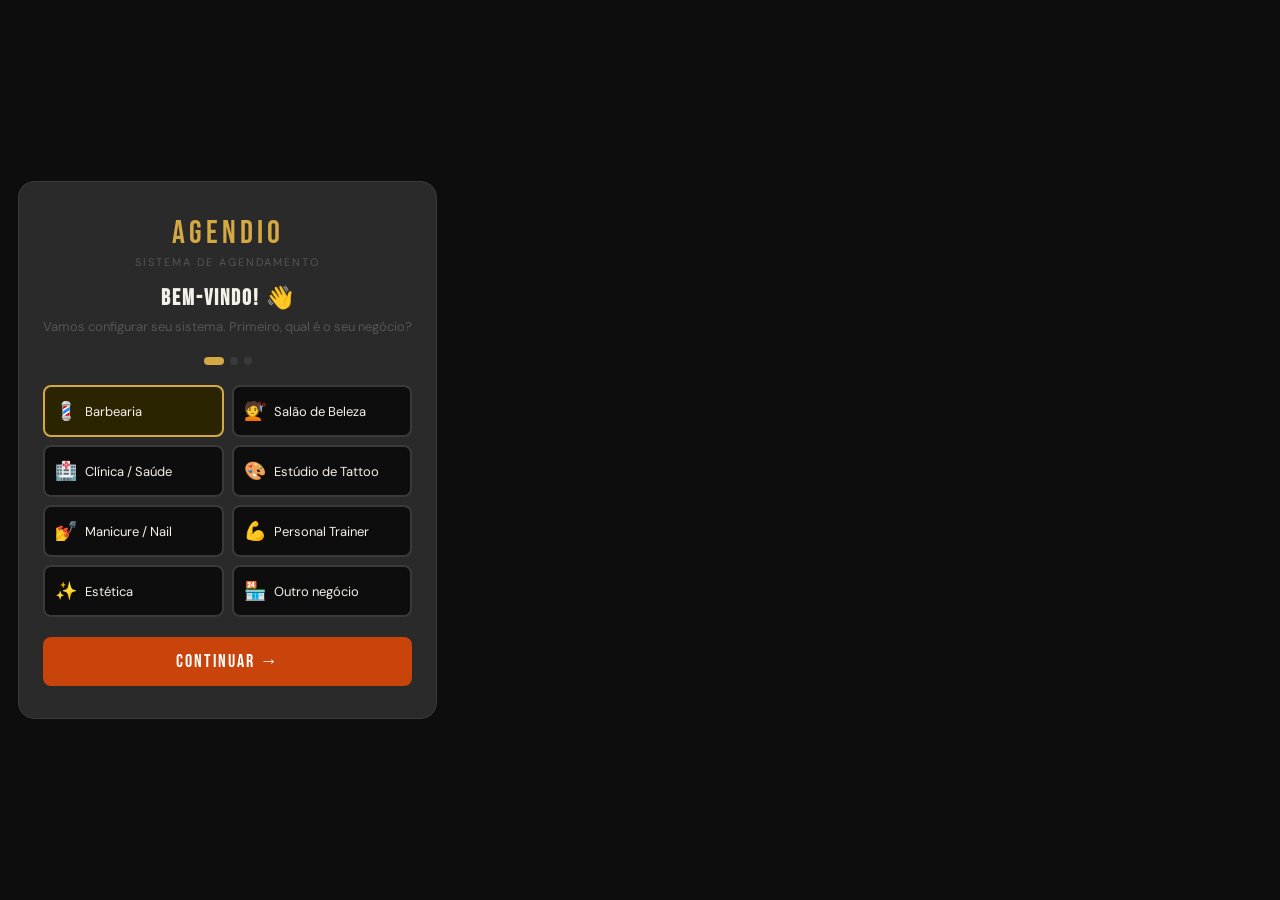
<file: index.html>
<!DOCTYPE html>
<html lang="pt-BR">
<head>
<meta charset="UTF-8">
<meta name="viewport" content="width=device-width, initial-scale=1.0">
<title id="page-title">Agendio — Sistema de Agendamento</title>
<link href="https://fonts.googleapis.com/css2?family=Bebas+Neue&family=DM+Sans:wght@300;400;500;600&display=swap" rel="stylesheet">
<style>
:root{
  --ink:#0d0d0d;--cream:#f5f0e8;--rust:#c8440a;--gold:#d4a843;
  --smoke:#2a2a2a;--mid:#555;--green:#2d7a4f;--red:#b03030;--orange:#c87010;--wa:#25d366;
  --accent:#c8440a;
}
*{box-sizing:border-box;margin:0;padding:0;}
body{font-family:'DM Sans',sans-serif;background:var(--ink);color:var(--cream);min-height:100vh;}

/* HEADER */
header{background:var(--smoke);border-bottom:3px solid var(--accent);padding:14px 20px;display:flex;justify-content:space-between;align-items:center;position:sticky;top:0;z-index:100;}
.logo{font-family:'Bebas Neue',sans-serif;font-size:24px;letter-spacing:2px;color:var(--gold);}
.logo span{color:var(--cream);}
.logo small{font-size:10px;letter-spacing:1px;display:block;color:var(--mid);font-family:'DM Sans',sans-serif;margin-top:-3px;}
.admin-link{font-size:12px;color:var(--mid);text-decoration:none;border:1px solid var(--mid);padding:5px 10px;border-radius:4px;transition:all .2s;}
.admin-link:hover{color:var(--gold);border-color:var(--gold);}
.lock-banner{background:var(--red);color:#fff;text-align:center;padding:10px 16px;font-size:13px;font-weight:600;display:none;}
.lock-banner.visible{display:block;}

/* SCREENS */
.screen{display:none;padding:20px 18px;max-width:480px;margin:0 auto;}
.screen.active{display:block;}
h2{font-family:'Bebas Neue',sans-serif;font-size:30px;letter-spacing:2px;margin-bottom:6px;}
h3{font-family:'Bebas Neue',sans-serif;font-size:19px;letter-spacing:1px;margin-bottom:12px;}
.subtitle{color:var(--mid);font-size:13px;margin-bottom:20px;}

/* SETUP WIZARD */
.wizard-wrap{min-height:100vh;display:flex;align-items:center;justify-content:center;padding:24px 18px;}
.wizard-box{background:var(--smoke);border-radius:16px;padding:32px 24px;width:100%;max-width:420px;border:1px solid #3a3a3a;text-align:center;}
.wizard-icon{font-size:56px;margin-bottom:16px;}
.wizard-box h2{font-size:26px;margin-bottom:6px;}
.wizard-box .subtitle{margin-bottom:22px;}
.business-types{display:grid;grid-template-columns:1fr 1fr;gap:8px;margin-bottom:20px;text-align:left;}
.btype{padding:12px 10px;background:var(--ink);border:2px solid #3a3a3a;border-radius:8px;cursor:pointer;font-size:13px;transition:all .2s;display:flex;align-items:center;gap:8px;}
.btype:hover{border-color:var(--gold);}
.btype.selected{border-color:var(--gold);background:#2a2500;}
.btype .btype-icon{font-size:18px;}
.wizard-steps{display:flex;justify-content:center;gap:6px;margin-bottom:20px;}
.wstep{width:8px;height:8px;border-radius:50%;background:#3a3a3a;transition:all .3s;}
.wstep.active{background:var(--gold);width:20px;border-radius:4px;}
.wstep.done{background:var(--green);}

/* LANDING */
.landing-hero{background:linear-gradient(135deg,#1a0804 0%,var(--smoke) 100%);border-radius:14px;padding:28px 22px;margin-bottom:14px;border:1px solid #3a2010;text-align:center;position:relative;overflow:hidden;}
.landing-hero::before{content:'';position:absolute;right:-15px;top:-15px;font-size:110px;opacity:.05;transform:rotate(20deg);}
.landing-hero h1{font-family:'Bebas Neue',sans-serif;font-size:34px;letter-spacing:3px;color:var(--gold);margin-bottom:3px;}
.landing-hero .biz-type-label{font-size:11px;color:var(--mid);text-transform:uppercase;letter-spacing:2px;margin-bottom:4px;}
.landing-hero .barber-name{color:var(--cream);font-size:16px;font-weight:600;margin-bottom:4px;}
.landing-hero .shop-address{font-size:12px;color:var(--mid);margin-bottom:16px;}
.open-badge{display:inline-flex;align-items:center;gap:6px;background:#0d2a1a;border:1px solid var(--green);color:var(--green);padding:5px 12px;border-radius:20px;font-size:12px;font-weight:600;margin-bottom:16px;}
.open-dot{width:7px;height:7px;border-radius:50%;background:var(--green);animation:pulse 1.5s ease-in-out infinite;}
@keyframes pulse{0%,100%{opacity:1;transform:scale(1);}50%{opacity:.5;transform:scale(1.3);}}
.closed-badge{display:inline-flex;align-items:center;gap:6px;background:#2a0a0a;border:1px solid var(--red);color:var(--red);padding:5px 12px;border-radius:20px;font-size:12px;font-weight:600;margin-bottom:16px;}
.hours-strip{display:grid;grid-template-columns:repeat(3,1fr);gap:7px;margin-bottom:18px;}
.hour-block{background:#1a1a1a;border-radius:8px;padding:9px;text-align:center;font-size:11px;color:var(--mid);}
.hour-block .hday{font-weight:600;color:var(--cream);margin-bottom:1px;font-size:11px;}
.hot-slots{background:linear-gradient(135deg,#1a2a10,#0d1a08);border:2px solid var(--green);border-radius:12px;padding:13px 15px;margin-bottom:13px;}
.hot-slots-title{font-family:'Bebas Neue',sans-serif;font-size:15px;letter-spacing:1px;color:var(--green);margin-bottom:9px;}
.hot-slot-item{display:flex;justify-content:space-between;align-items:center;padding:5px 0;border-bottom:1px solid #1a3a1a;}
.hot-slot-item:last-child{border:none;}
.hot-slot-time{font-weight:700;font-size:14px;}
.hot-slot-label{font-size:10px;color:var(--green);font-weight:600;}
.book-now-btn{background:var(--green);color:#fff;border:none;border-radius:6px;padding:5px 11px;font-size:11px;font-weight:600;cursor:pointer;}

/* DAYS */
.days-grid{display:grid;grid-template-columns:1fr 1fr;gap:10px;margin-bottom:18px;}
.day-card{background:var(--smoke);border:2px solid transparent;border-radius:10px;padding:15px 13px;cursor:pointer;transition:all .2s;position:relative;overflow:hidden;}
.day-card::before{content:'';position:absolute;top:0;left:0;width:4px;height:100%;background:var(--accent);}
.day-card:hover{border-color:var(--accent);transform:translateY(-2px);}
.day-card .day-name{font-family:'Bebas Neue',sans-serif;font-size:18px;letter-spacing:1px;color:var(--gold);}
.day-card .day-date{font-size:11px;color:var(--mid);margin-top:2px;}
.day-card .slot-count{font-size:12px;margin-top:6px;color:var(--cream);}
.day-card .slot-count span{color:var(--green);font-weight:600;}
.day-card.no-slots{opacity:.5;cursor:not-allowed;}
.day-card.no-slots:hover{transform:none;border-color:transparent;}
.day-card.day-off{opacity:.4;cursor:not-allowed;}
.day-card.day-off::before{background:var(--mid);}
.day-card.day-off:hover{transform:none;border-color:transparent;}
.day-card.locked-day{opacity:.45;cursor:not-allowed;}
.day-card.locked-day::before{background:var(--red);}
.day-card.locked-day:hover{transform:none;border-color:transparent;}
.day-card.has-available::after{content:'⚡ Agora!';position:absolute;top:7px;right:7px;font-size:9px;background:var(--green);color:#fff;padding:2px 6px;border-radius:10px;font-weight:600;}

/* SLOTS */
.back-btn{display:inline-flex;align-items:center;gap:6px;color:var(--mid);font-size:13px;cursor:pointer;margin-bottom:16px;border:none;background:none;font-family:'DM Sans',sans-serif;padding:0;}
.back-btn:hover{color:var(--cream);}
.slots-grid{display:grid;grid-template-columns:repeat(3,1fr);gap:8px;margin-bottom:16px;}
.slot-btn{background:var(--smoke);border:2px solid transparent;color:var(--cream);border-radius:8px;padding:12px 6px;text-align:center;cursor:pointer;font-size:14px;font-weight:600;font-family:'DM Sans',sans-serif;transition:all .2s;position:relative;}
.slot-btn:hover{border-color:var(--accent);background:#3a2020;}
.slot-btn.selected{border-color:var(--gold);background:#3a3010;color:var(--gold);}
.slot-btn.just-freed{border-color:var(--green);animation:freed-pulse 1.5s ease-in-out 3;}
.slot-btn.just-freed::after{content:'🔥';position:absolute;top:-8px;right:-4px;font-size:11px;}
@keyframes freed-pulse{0%,100%{box-shadow:0 0 0 0 rgba(45,122,79,.4);}50%{box-shadow:0 0 0 10px rgba(45,122,79,0);}}

/* FORM */
.booking-form{display:flex;flex-direction:column;gap:12px;}
.field label{display:block;font-size:11px;text-transform:uppercase;letter-spacing:1px;color:var(--mid);margin-bottom:5px;}
.field input,.field select{width:100%;background:var(--smoke);border:2px solid #3a3a3a;border-radius:8px;color:var(--cream);padding:12px 13px;font-family:'DM Sans',sans-serif;font-size:15px;transition:border .2s;appearance:none;}
.field input:focus,.field select:focus{outline:none;border-color:var(--gold);}
.field select option{background:#222;}
.summary-box{background:var(--smoke);border-left:4px solid var(--accent);border-radius:8px;padding:13px;font-size:14px;line-height:1.7;margin-bottom:16px;}
.summary-box strong{color:var(--gold);}

/* BUTTONS */
.btn{width:100%;padding:14px;font-family:'Bebas Neue',sans-serif;font-size:18px;letter-spacing:2px;border:none;border-radius:8px;cursor:pointer;transition:all .2s;}
.btn-primary{background:var(--accent);color:#fff;}
.btn-primary:hover{filter:brightness(1.15);transform:translateY(-1px);}
.btn-secondary{background:var(--smoke);color:var(--cream);border:2px solid #3a3a3a;}
.btn-secondary:hover{border-color:var(--mid);}
.btn-danger{background:var(--red);color:#fff;}
.btn-danger:hover{background:#c83030;transform:translateY(-1px);}
.btn-green{background:var(--green);color:#fff;}
.btn-green:hover{background:#35905a;transform:translateY(-1px);}
.btn-wa{background:var(--wa);color:#fff;display:flex;align-items:center;justify-content:center;gap:8px;}
.btn-wa:hover{background:#1ebe5a;transform:translateY(-1px);}
.btn:disabled{opacity:.4;cursor:not-allowed;transform:none;}
.btn-sm{padding:7px 13px;font-size:13px;letter-spacing:1px;width:auto;border:none;border-radius:6px;cursor:pointer;transition:all .2s;font-family:'Bebas Neue',sans-serif;}

/* SUCCESS */
.success-icon{font-size:52px;text-align:center;margin:14px 0;}
.success-card{background:var(--smoke);border:2px solid var(--green);border-radius:12px;padding:16px;margin:14px 0;}
.success-card .row{display:flex;justify-content:space-between;padding:7px 0;border-bottom:1px solid #3a3a3a;font-size:13px;}
.success-card .row:last-child{border:none;}
.success-card .row span:first-child{color:var(--mid);}
.success-card .row span:last-child{font-weight:600;}
.cancel-section{background:#1a0a0a;border:1px solid #3a1010;border-radius:10px;padding:13px;margin-top:10px;}
.cancel-code-box{background:#0d0d0d;border:1px solid #3a3a3a;border-radius:6px;padding:9px;text-align:center;margin-bottom:8px;}
.cancel-code{font-family:'Bebas Neue',sans-serif;font-size:26px;letter-spacing:6px;color:var(--gold);}
.cancel-code-label{font-size:10px;color:var(--mid);margin-top:1px;}
.reminder-notice{background:#0d1a2a;border:1px solid #1a3a5a;border-radius:8px;padding:11px 13px;font-size:12px;color:#6ab0e0;line-height:1.5;margin-top:8px;}

/* CANCEL */
.cancel-box{background:var(--smoke);border-radius:12px;padding:22px 18px;margin-top:24px;border:1px solid #3a3a3a;}

/* ADMIN LOGIN */
.login-box{background:var(--smoke);border-radius:12px;padding:26px 20px;margin-top:30px;border:1px solid #3a3a3a;}

/* ADMIN */
.admin-header{display:flex;justify-content:space-between;align-items:center;margin-bottom:13px;}
.logout-btn{background:none;border:1px solid var(--mid);color:var(--mid);padding:5px 10px;border-radius:4px;cursor:pointer;font-family:'DM Sans',sans-serif;font-size:12px;}
.logout-btn:hover{color:var(--red);border-color:var(--red);}
.admin-nav{display:flex;gap:0;margin-bottom:16px;border-bottom:2px solid #2a2a2a;overflow-x:auto;scrollbar-width:none;}
.admin-nav::-webkit-scrollbar{display:none;}
.admin-nav-btn{flex-shrink:0;padding:8px 11px;background:none;border:none;color:var(--mid);cursor:pointer;font-family:'DM Sans',sans-serif;font-size:12px;font-weight:500;border-bottom:2px solid transparent;margin-bottom:-2px;transition:all .2s;white-space:nowrap;}
.admin-nav-btn.active{color:var(--gold);border-bottom-color:var(--gold);}
.admin-nav-btn:hover{color:var(--cream);}

/* LOCK BOX */
.lock-box{background:var(--smoke);border-radius:10px;padding:17px;margin-bottom:13px;border:2px solid var(--red);}
.lock-box.unlocked{border-color:#3a3a3a;}
.lock-box h3{color:var(--red);margin-bottom:7px;}
.lock-box.unlocked h3{color:var(--cream);}
.lock-box p{font-size:12px;color:var(--mid);margin-bottom:11px;line-height:1.5;}
.lock-status{display:flex;align-items:center;gap:8px;font-size:13px;font-weight:600;margin-bottom:11px;}
.lock-dot{width:9px;height:9px;border-radius:50%;background:var(--green);}
.lock-dot.red{background:var(--red);animation:blink .8s ease-in-out infinite;}
@keyframes blink{0%,100%{opacity:1}50%{opacity:.4}}

/* DAY TABS */
.day-tabs{display:flex;gap:6px;overflow-x:auto;padding-bottom:4px;margin-bottom:16px;scrollbar-width:none;}
.day-tabs::-webkit-scrollbar{display:none;}
.day-tab{flex-shrink:0;padding:6px 13px;background:var(--smoke);border:2px solid transparent;border-radius:6px;cursor:pointer;font-size:12px;font-family:'DM Sans',sans-serif;color:var(--mid);transition:all .2s;}
.day-tab.active{border-color:var(--gold);color:var(--gold);}
.day-tab.is-off{text-decoration:line-through;opacity:.5;}

/* APPOINTMENTS */
.appointment-card{background:var(--smoke);border-radius:10px;padding:13px;margin-bottom:8px;border-left:4px solid var(--accent);transition:all .2s;}
.appointment-card.arrived{border-color:var(--green);opacity:.7;}
.appointment-card.cancelled-card{border-color:var(--mid);opacity:.5;}
.appointment-card .time-badge{font-family:'Bebas Neue',sans-serif;font-size:20px;color:var(--gold);letter-spacing:1px;}
.appointment-card .client-name{font-weight:600;font-size:14px;margin-top:3px;}
.appointment-card .client-phone{font-size:12px;color:var(--mid);margin-top:1px;}
.appointment-card .card-bottom{display:flex;justify-content:space-between;align-items:center;margin-top:10px;flex-wrap:wrap;gap:6px;}
.arrived-btn{background:var(--green);color:#fff;border:none;border-radius:6px;padding:6px 13px;font-family:'DM Sans',sans-serif;font-size:12px;font-weight:600;cursor:pointer;transition:all .2s;}
.arrived-btn:hover{background:#358f5c;}
.arrived-badge{background:#1a3a28;color:var(--green);border:1px solid var(--green);border-radius:6px;padding:4px 9px;font-size:11px;font-weight:600;}
.cancelled-badge{background:#1a1a1a;color:var(--mid);border:1px solid #3a3a3a;border-radius:6px;padding:4px 9px;font-size:11px;font-weight:600;}
.countdown-badge{font-size:11px;color:var(--rust);font-weight:600;background:#3a1010;padding:4px 8px;border-radius:10px;animation:blink .8s ease-in-out infinite;}
.empty-state{text-align:center;padding:32px 0;color:var(--mid);}
.empty-state .icon{font-size:34px;margin-bottom:9px;}

/* SETTINGS */
.settings-section{background:var(--smoke);border-radius:10px;padding:17px;margin-bottom:12px;}
.settings-section h3{color:var(--gold);margin-bottom:13px;}
.week-days-grid{display:grid;grid-template-columns:repeat(4,1fr);gap:7px;margin-bottom:7px;}
.day-toggle{padding:8px 3px;border:2px solid #3a3a3a;border-radius:7px;text-align:center;cursor:pointer;font-size:11px;font-weight:600;background:var(--smoke);color:var(--mid);transition:all .2s;user-select:none;}
.day-toggle.on{border-color:var(--green);color:var(--green);background:#0d2a1a;}
.time-row{display:grid;grid-template-columns:1fr 1fr;gap:9px;}
.interval-row{display:grid;grid-template-columns:1fr 1fr;gap:9px;margin-top:9px;}
.off-dates-list{margin-bottom:10px;}
.off-date-item{display:flex;justify-content:space-between;align-items:center;background:#1a1a1a;border-radius:6px;padding:8px 12px;margin-bottom:5px;font-size:12px;}
.off-date-item .remove-btn{background:none;border:none;color:var(--red);cursor:pointer;font-size:17px;line-height:1;}
.add-off-row{display:flex;gap:7px;}
.add-off-row input{flex:1;background:var(--smoke);border:2px solid #3a3a3a;border-radius:8px;color:var(--cream);padding:9px 11px;font-family:'DM Sans',sans-serif;font-size:13px;}
.add-off-row input:focus{outline:none;border-color:var(--gold);}

/* PASSWORD SECTION */
.pw-section{background:var(--smoke);border-radius:10px;padding:17px;margin-bottom:12px;border:1px solid #3a2a0a;}
.pw-section h3{color:var(--gold);margin-bottom:6px;}
.pw-section p{font-size:12px;color:var(--mid);margin-bottom:13px;line-height:1.5;}
.pw-strength{height:4px;border-radius:2px;margin-top:6px;background:#3a3a3a;overflow:hidden;}
.pw-strength-bar{height:100%;border-radius:2px;transition:all .3s;width:0;}

/* REMINDER */
.reminder-item{display:flex;justify-content:space-between;align-items:center;padding:10px 0;border-bottom:1px solid #2a2a2a;font-size:13px;}
.reminder-item:last-child{border:none;}
.reminder-item span{color:var(--mid);font-size:12px;}
.toggle-switch{position:relative;width:36px;height:20px;cursor:pointer;flex-shrink:0;}
.toggle-switch input{opacity:0;width:0;height:0;}
.slider{position:absolute;inset:0;background:#3a3a3a;border-radius:10px;transition:.3s;}
.slider:before{content:'';position:absolute;width:14px;height:14px;left:3px;top:3px;background:#fff;border-radius:50%;transition:.3s;}
input:checked+.slider{background:var(--green);}
input:checked+.slider:before{transform:translateX(16px);}

.divider{border:none;border-top:1px solid #2a2a2a;margin:13px 0;}
#toast{position:fixed;bottom:20px;left:50%;transform:translateX(-50%) translateY(100px);background:var(--green);color:#fff;padding:10px 20px;border-radius:8px;font-size:13px;font-weight:600;transition:transform .3s;z-index:1000;white-space:nowrap;max-width:92vw;text-align:center;}
#toast.show{transform:translateX(-50%) translateY(0);}
#toast.warn{background:var(--rust);}

@media(max-width:360px){
  .days-grid{grid-template-columns:1fr;}
  .slots-grid{grid-template-columns:repeat(2,1fr);}
  .week-days-grid{grid-template-columns:repeat(3,1fr);}
  .business-types{grid-template-columns:1fr;}
}
</style>
</head>
<body>

<!-- FIRST-TIME SETUP WIZARD (shown if no password set) -->
<div id="setup-wizard" style="display:none;">
  <div class="wizard-wrap">
    <div class="wizard-box">

      <!-- Step 1: Business type -->
      <div id="wizard-step-1">
        <div style="font-family:'Bebas Neue',sans-serif;font-size:32px;letter-spacing:4px;color:var(--gold);margin-bottom:2px;">Agendio</div>
        <div style="font-size:11px;color:var(--mid);letter-spacing:2px;margin-bottom:16px;">SISTEMA DE AGENDAMENTO</div>
        <h2 style="font-size:22px;">Bem-vindo! 👋</h2>
        <p class="subtitle">Vamos configurar seu sistema. Primeiro, qual é o seu negócio?</p>
        <div class="wizard-steps"><div class="wstep active"></div><div class="wstep"></div><div class="wstep"></div></div>
        <div class="business-types" id="btype-grid"></div>
        <button class="btn btn-primary" onclick="wizardNext(1)">Continuar →</button>
      </div>

      <!-- Step 2: Business info -->
      <div id="wizard-step-2" style="display:none;">
        <div class="wizard-icon" id="wizard-btype-icon">✂️</div>
        <h2>Sobre seu negócio</h2>
        <p class="subtitle">Como seus clientes vão te reconhecer?</p>
        <div class="wizard-steps"><div class="wstep done"></div><div class="wstep active"></div><div class="wstep"></div></div>
        <div class="booking-form" style="margin-bottom:18px;text-align:left;">
          <div class="field"><label>Nome do negócio</label><input type="text" id="wiz-shop-name" placeholder="Ex: Studio da Ana" maxlength="50"></div>
          <div class="field"><label>Seu nome (profissional)</label><input type="text" id="wiz-barber-name" placeholder="Ex: Ana Lima" maxlength="40"></div>
          <div class="field"><label>Número do WhatsApp (com DDD)</label><input type="tel" id="wiz-wa-number" placeholder="11999999999" maxlength="15"></div>
        </div>
        <button class="btn btn-primary" onclick="wizardNext(2)">Continuar →</button>
        <button class="back-btn" onclick="wizardBack(1)" style="margin-top:10px;width:100%;justify-content:center;">← Voltar</button>
      </div>

      <!-- Step 3: Create password -->
      <div id="wizard-step-3" style="display:none;">
        <div class="wizard-icon">🔐</div>
        <h2>Crie sua senha</h2>
        <p class="subtitle">Esta senha protege o painel administrativo. Escolha uma senha que só você saiba.</p>
        <div class="wizard-steps"><div class="wstep done"></div><div class="wstep done"></div><div class="wstep active"></div></div>
        <div class="booking-form" style="margin-bottom:18px;text-align:left;">
          <div class="field">
            <label>Nova senha</label>
            <input type="password" id="wiz-pw1" placeholder="Mínimo 4 caracteres" maxlength="30" oninput="checkPwStrength('wiz-pw1','pw-strength-bar')">
            <div class="pw-strength"><div class="pw-strength-bar" id="pw-strength-bar"></div></div>
          </div>
          <div class="field"><label>Confirmar senha</label><input type="password" id="wiz-pw2" placeholder="Repita a senha" maxlength="30"></div>
        </div>
        <button class="btn btn-primary" onclick="wizardFinish()">Criar sistema ✓</button>
        <button class="back-btn" onclick="wizardBack(2)" style="margin-top:10px;width:100%;justify-content:center;">← Voltar</button>
      </div>

    </div>
  </div>
</div>

<!-- MAIN APP -->
<div id="main-app" style="display:none;">

<header>
  <div class="logo">
    <span id="header-shop-name">Agendio</span>
    <small id="header-biz-type">Sistema de Agendamento</small>
  </div>
  <a href="#" class="admin-link" onclick="goToLogin();return false;">Admin</a>
</header>
<div id="lock-banner" class="lock-banner">🔒 Agenda fechada temporariamente — tente novamente mais tarde</div>
<div id="toast"></div>

<!-- LANDING -->
<div id="screen-landing" class="screen active">
  <div class="landing-hero">
    <div class="biz-type-label" id="hero-biz-label"></div>
    <h1 id="hero-shop-name">Seu Negócio</h1>
    <div class="barber-name" id="hero-barber-name"></div>
    <div class="shop-address" id="hero-address"></div>
    <div id="open-status-badge"></div>
    <div class="hours-strip" id="hours-strip"></div>
    <button class="btn btn-primary" onclick="showScreen('screen-days')" style="max-width:260px;margin:0 auto;display:block;font-size:17px;">📅 Agendar Agora</button>
  </div>
  <div id="hot-slots-section" style="display:none;"></div>
  <div style="text-align:center;margin-top:6px;">
    <button class="back-btn" onclick="showCancelScreen()" style="font-size:12px;">Cancelar um agendamento</button>
  </div>
  <div style="text-align:center;padding:20px 0 8px;font-size:11px;color:#333;letter-spacing:1px;">
    Powered by <span style="font-family:'Bebas Neue',sans-serif;letter-spacing:2px;color:#444;font-size:13px;">Agendio</span>
  </div>
</div>

<!-- DAYS -->
<div id="screen-days" class="screen">
  <button class="back-btn" onclick="showScreen('screen-landing')">← Voltar</button>
  <h2>Escolha o Dia</h2>
  <p class="subtitle">Dias disponíveis para agendamento</p>
  <div class="days-grid" id="days-grid"></div>
</div>

<!-- SLOTS -->
<div id="screen-slots" class="screen">
  <button class="back-btn" onclick="showScreen('screen-days')">← Voltar</button>
  <h2 id="slots-day-title"></h2>
  <p class="subtitle" id="slots-day-date"></p>
  <div class="slots-grid" id="slots-grid"></div>
  <button class="btn btn-primary" id="btn-continue-slots" disabled onclick="showFormScreen()">Continuar</button>
</div>

<!-- FORM -->
<div id="screen-form" class="screen">
  <button class="back-btn" onclick="showScreen('screen-slots')">← Voltar</button>
  <h2>Seus Dados</h2>
  <p class="subtitle">Confirme o horário abaixo</p>
  <div class="summary-box" id="booking-summary"></div>
  <div class="booking-form">
    <div class="field"><label>Nome completo</label><input type="text" id="client-name" placeholder="Ex: João Silva" maxlength="60"></div>
    <div class="field"><label>WhatsApp / Telefone</label><input type="tel" id="client-phone" placeholder="(11) 99999-9999" maxlength="20"></div>
    <button class="btn btn-primary" onclick="confirmBooking()">Confirmar Agendamento</button>
  </div>
</div>

<!-- SUCCESS -->
<div id="screen-success" class="screen">
  <div class="success-icon">✅</div>
  <h2 style="text-align:center;">Agendado!</h2>
  <p class="subtitle" style="text-align:center;">Seu horário está confirmado</p>
  <div class="success-card" id="success-details"></div>
  <button class="btn btn-wa" id="btn-whatsapp" onclick="openWhatsApp()" style="margin-top:10px;">
    <svg width="18" height="18" viewBox="0 0 24 24" fill="currentColor"><path d="M17.472 14.382c-.297-.149-1.758-.867-2.03-.967-.273-.099-.471-.148-.67.15-.197.297-.767.966-.94 1.164-.173.199-.347.223-.644.075-.297-.15-1.255-.463-2.39-1.475-.883-.788-1.48-1.761-1.653-2.059-.173-.297-.018-.458.13-.606.134-.133.298-.347.446-.52.149-.174.198-.298.298-.497.099-.198.05-.371-.025-.52-.075-.149-.669-1.612-.916-2.207-.242-.579-.487-.5-.669-.51-.173-.008-.371-.01-.57-.01-.198 0-.52.074-.792.372-.272.297-1.04 1.016-1.04 2.479 0 1.462 1.065 2.875 1.213 3.074.149.198 2.096 3.2 5.077 4.487.709.306 1.262.489 1.694.625.712.227 1.36.195 1.871.118.571-.085 1.758-.719 2.006-1.413.248-.694.248-1.289.173-1.413-.074-.124-.272-.198-.57-.347m-5.421 7.403h-.004a9.87 9.87 0 01-5.031-1.378l-.361-.214-3.741.982.998-3.648-.235-.374a9.86 9.86 0 01-1.51-5.26c.001-5.45 4.436-9.884 9.888-9.884 2.64 0 5.122 1.03 6.988 2.898a9.825 9.825 0 012.893 6.994c-.003 5.45-4.437 9.884-9.885 9.884m8.413-18.297A11.815 11.815 0 0012.05 0C5.495 0 .16 5.335.157 11.892c0 2.096.547 4.142 1.588 5.945L.057 24l6.305-1.654a11.882 11.882 0 005.683 1.448h.005c6.554 0 11.89-5.335 11.893-11.893a11.821 11.821 0 00-3.48-8.413z"/></svg>
    Confirmar pelo WhatsApp
  </button>
  <div class="reminder-notice" id="reminder-notice" style="display:none;">📲 Você receberá um lembrete no WhatsApp antes do seu horário.</div>
  <div class="cancel-section">
    <p style="font-size:12px;color:var(--mid);margin-bottom:9px;">Precisa cancelar? Anote seu código:</p>
    <div class="cancel-code-box">
      <div class="cancel-code" id="cancel-code-display">—</div>
      <div class="cancel-code-label">Código de cancelamento</div>
    </div>
    <p style="font-size:11px;color:#444;">Guarde este código para cancelar pelo site.</p>
  </div>
  <hr class="divider">
  <button class="btn btn-secondary" onclick="showScreen('screen-landing')" style="margin-top:4px;">Voltar ao início</button>
</div>

<!-- CANCEL -->
<div id="screen-cancel" class="screen">
  <button class="back-btn" onclick="showScreen('screen-landing')">← Voltar</button>
  <h2>Cancelar Agendamento</h2>
  <p class="subtitle">Digite o código recebido na confirmação</p>
  <div class="cancel-box">
    <div class="booking-form">
      <div class="field"><label>Código de cancelamento</label><input type="text" id="cancel-code-input" placeholder="Ex: A4B7" maxlength="6" style="text-transform:uppercase;font-family:'Bebas Neue',sans-serif;font-size:22px;letter-spacing:4px;text-align:center;"></div>
      <button class="btn btn-danger" onclick="processCancellation()">Cancelar Meu Agendamento</button>
    </div>
  </div>
  <div id="cancel-result" style="margin-top:12px;"></div>
</div>

<!-- ADMIN LOGIN -->
<div id="screen-login" class="screen">
  <div class="login-box">
    <h2>Painel Admin</h2>
    <p class="subtitle">Acesso restrito ao proprietário</p>
    <div class="booking-form">
      <div class="field"><label>Senha</label><input type="password" id="admin-password" placeholder="Digite sua senha" onkeydown="if(event.key==='Enter')adminLogin()"></div>
      <button class="btn btn-primary" onclick="adminLogin()">Entrar</button>
      <button class="btn btn-secondary" onclick="showScreen('screen-landing')" style="margin-top:4px;">Voltar</button>
    </div>
  </div>
</div>

<!-- ADMIN PANEL -->
<div id="screen-admin" class="screen">
  <div class="admin-header">
    <h2>Painel</h2>
    <button class="logout-btn" onclick="adminLogout()">Sair</button>
  </div>
  <div class="admin-nav">
    <button class="admin-nav-btn active" onclick="switchAdminTab('agenda',this)">📋 Agenda</button>
    <button class="admin-nav-btn" onclick="switchAdminTab('lock',this)">🔒 Bloqueio</button>
    <button class="admin-nav-btn" onclick="switchAdminTab('reminder',this)">📲 WA</button>
    <button class="admin-nav-btn" onclick="switchAdminTab('settings',this)">⚙️ Config</button>
    <button class="admin-nav-btn" onclick="switchAdminTab('security',this)">🔑 Senha</button>
  </div>

  <div id="admin-tab-agenda">
    <div class="day-tabs" id="admin-day-tabs"></div>
    <div id="admin-appointments"></div>
  </div>
  <div id="admin-tab-lock" style="display:none;"><div id="lock-box-container"></div></div>
  <div id="admin-tab-reminder" style="display:none;">
    <div class="settings-section">
      <h3>📲 Lembretes via WhatsApp</h3>
      <p style="font-size:12px;color:var(--mid);margin-bottom:13px;line-height:1.5;">Configure quando os clientes recebem lembretes automáticos.</p>
      <div class="reminder-item">
        <div><strong style="font-size:13px;">Lembrete 1h antes</strong><br><span>Link de confirmação 1 hora antes</span></div>
        <label class="toggle-switch"><input type="checkbox" id="rem-1h" checked><span class="slider"></span></label>
      </div>
      <div class="reminder-item">
        <div><strong style="font-size:13px;">Lembrete no dia de manhã</strong><br><span>Às 8h do dia do agendamento</span></div>
        <label class="toggle-switch"><input type="checkbox" id="rem-morning"><span class="slider"></span></label>
      </div>
    </div>
    <div class="settings-section">
      <h3>Número do WhatsApp</h3>
      <div class="field"><label>Número (com DDD, só números)</label><input type="tel" id="wa-number" placeholder="11999999999" maxlength="15"></div>
      <div style="margin-top:10px;"></div>
      <button class="btn btn-primary" onclick="saveReminderSettings()" style="font-size:15px;padding:11px;">Salvar</button>
    </div>
    <div style="background:var(--smoke);border-radius:10px;padding:13px;font-size:12px;color:var(--mid);line-height:1.6;">
      💡 Após o cliente agendar, um botão abre o WhatsApp com a mensagem pronta. Em cada card da agenda, você pode enviar um lembrete manualmente com um clique.
    </div>
  </div>

  <div id="admin-tab-settings" style="display:none;">
    <div class="settings-section">
      <h3 id="settings-biz-icon">🏪 Seu Negócio</h3>
      <div class="booking-form">
        <div class="field">
          <label>Tipo de negócio</label>
          <select id="biz-type-select"></select>
        </div>
        <div class="field"><label>Nome do negócio</label><input type="text" id="shop-name" placeholder="Ex: Studio da Ana" maxlength="50"></div>
        <div class="field"><label>Seu nome (profissional)</label><input type="text" id="barber-name" placeholder="Ex: Ana Lima" maxlength="40"></div>
        <div class="field"><label>Endereço (opcional)</label><input type="text" id="shop-address" placeholder="Ex: Rua das Flores, 123" maxlength="80"></div>
      </div>
    </div>
    <div class="settings-section">
      <h3>📅 Dias de Trabalho</h3>
      <div class="week-days-grid" id="work-days-grid"></div>
      <p style="font-size:11px;color:var(--mid);margin-top:5px;">Toque para ativar/desativar</p>
    </div>
    <div class="settings-section">
      <h3>🕐 Horário e Intervalos</h3>
      <div class="time-row">
        <div class="field"><label>Início</label><input type="time" id="work-start"></div>
        <div class="field"><label>Fim</label><input type="time" id="work-end"></div>
      </div>
      <div class="interval-row">
        <div class="field">
          <label>Duração do atendimento</label>
          <select id="slot-interval">
            <option value="15">15 minutos</option>
            <option value="30">30 minutos</option>
            <option value="45">45 minutos</option>
            <option value="60">60 minutos</option>
            <option value="90">90 minutos</option>
          </select>
        </div>
        <div class="field">
          <label>Pausa almoço</label>
          <select id="lunch-break">
            <option value="none">Sem pausa</option>
            <option value="12:00-13:00">12h – 13h</option>
            <option value="12:00-14:00">12h – 14h</option>
            <option value="13:00-14:00">13h – 14h</option>
          </select>
        </div>
      </div>
    </div>
    <div class="settings-section">
      <h3>🚫 Folgas e Feriados</h3>
      <div class="off-dates-list" id="off-dates-list"></div>
      <div class="add-off-row">
        <input type="date" id="new-off-date">
        <button class="btn-sm" style="background:var(--orange);color:#fff;" onclick="addOffDate()">+ Adicionar</button>
      </div>
    </div>
    <button class="btn btn-primary" onclick="saveSettings()">Salvar Configurações</button>
    <div style="height:16px;"></div>
  </div>

  <!-- SECURITY TAB -->
  <div id="admin-tab-security" style="display:none;">
    <div class="pw-section">
      <h3>🔑 Alterar Senha</h3>
      <p>Escolha uma senha segura que só você conheça. Mínimo de 4 caracteres.</p>
      <div class="booking-form">
        <div class="field"><label>Senha atual</label><input type="password" id="pw-current" placeholder="Digite sua senha atual" maxlength="30"></div>
        <div class="field">
          <label>Nova senha</label>
          <input type="password" id="pw-new" placeholder="Nova senha (mín. 4 caracteres)" maxlength="30" oninput="checkPwStrength('pw-new','pw-bar2')">
          <div class="pw-strength"><div class="pw-strength-bar" id="pw-bar2"></div></div>
        </div>
        <div class="field"><label>Confirmar nova senha</label><input type="password" id="pw-confirm" placeholder="Repita a nova senha" maxlength="30"></div>
        <button class="btn btn-primary" onclick="changePassword()" style="font-size:16px;padding:12px;">Alterar Senha</button>
      </div>
    </div>
    <div style="background:var(--smoke);border-radius:10px;padding:14px;font-size:12px;color:var(--mid);line-height:1.6;">
      🔒 Sua senha é armazenada localmente neste dispositivo. Nunca compartilhe com ninguém além de você.
    </div>
  </div>
</div>

</div><!-- /main-app -->

<script>
// ═══════════════════════════════════════════════════════
//  BUSINESS TYPES
// ═══════════════════════════════════════════════════════
const BUSINESS_TYPES = [
  {id:'barbearia',   label:'Barbearia',       icon:'💈', color:'#c8440a', service:'corte'},
  {id:'salao',       label:'Salão de Beleza',  icon:'💇', color:'#b0308a', service:'serviço'},
  {id:'clinica',     label:'Clínica / Saúde',  icon:'🏥', color:'#2d7a4f', service:'consulta'},
  {id:'tatuagem',    label:'Estúdio de Tattoo',icon:'🎨', color:'#4a30c8', service:'sessão'},
  {id:'manicure',    label:'Manicure / Nail',  icon:'💅', color:'#c83070', service:'atendimento'},
  {id:'personal',    label:'Personal Trainer', icon:'💪', color:'#c87010', service:'treino'},
  {id:'estetica',    label:'Estética',         icon:'✨', color:'#708030', service:'procedimento'},
  {id:'outro',       label:'Outro negócio',    icon:'🏪', color:'#555',    service:'atendimento'},
];

// ═══════════════════════════════════════════════════════
//  STORAGE
// ═══════════════════════════════════════════════════════
const DEFAULT_SETTINGS = {
  shopName:'Meu Negócio', barberName:'Profissional', shopAddress:'',
  bizType:'barbearia', workDays:[1,2,3,4,5,6],
  startTime:'08:00', endTime:'18:00', intervalMin:30,
  lunchBreak:'none', offDates:[], locked:false, lockedSince:null,
  waNumber:'', rem1h:true, remMorning:false
};
const NO_SHOW_TIMEOUT = 10 * 60 * 1000;

function loadDB(){try{return JSON.parse(localStorage.getItem('af_db')||'{"appointments":{}}');}catch{return{appointments:{}};}}
function saveDB(db){localStorage.setItem('af_db',JSON.stringify(db));}
function loadSettings(){try{const s=JSON.parse(localStorage.getItem('af_cfg')||'null');return s?{...DEFAULT_SETTINGS,...s}:{...DEFAULT_SETTINGS};}catch{return{...DEFAULT_SETTINGS};}}
function persistSettings(s){localStorage.setItem('af_cfg',JSON.stringify(s));}
function getAdminPw(){return localStorage.getItem('af_pw')||'';}
function setAdminPw(pw){localStorage.setItem('af_pw',pw);}
function isSetupDone(){return !!localStorage.getItem('af_pw');}

// ═══════════════════════════════════════════════════════
//  SETUP WIZARD
// ═══════════════════════════════════════════════════════
let wizardBizType = BUSINESS_TYPES[0];

function initWizard(){
  const grid = document.getElementById('btype-grid');
  BUSINESS_TYPES.forEach(bt => {
    const el = document.createElement('div');
    el.className = 'btype' + (bt.id === wizardBizType.id ? ' selected' : '');
    el.innerHTML = `<span class="btype-icon">${bt.icon}</span>${bt.label}`;
    el.onclick = () => {
      document.querySelectorAll('.btype').forEach(b=>b.classList.remove('selected'));
      el.classList.add('selected'); wizardBizType = bt;
    };
    grid.appendChild(el);
  });
}

function wizardNext(step){
  if(step === 1){
    document.getElementById('wizard-step-1').style.display='none';
    document.getElementById('wizard-step-2').style.display='block';
    document.getElementById('wizard-btype-icon').textContent=wizardBizType.icon;
  } else if(step === 2){
    const name = document.getElementById('wiz-shop-name').value.trim();
    if(!name){showToastRaw('Digite o nome do negócio',true);return;}
    document.getElementById('wizard-step-2').style.display='none';
    document.getElementById('wizard-step-3').style.display='block';
  }
}

function wizardBack(step){
  if(step === 1){
    document.getElementById('wizard-step-2').style.display='none';
    document.getElementById('wizard-step-1').style.display='block';
  } else if(step === 2){
    document.getElementById('wizard-step-3').style.display='none';
    document.getElementById('wizard-step-2').style.display='block';
  }
}

function wizardFinish(){
  const pw1 = document.getElementById('wiz-pw1').value;
  const pw2 = document.getElementById('wiz-pw2').value;
  if(pw1.length < 4){showToastRaw('Senha deve ter ao menos 4 caracteres',true);return;}
  if(pw1 !== pw2){showToastRaw('As senhas não conferem',true);return;}

  const settings = loadSettings();
  settings.shopName = document.getElementById('wiz-shop-name').value.trim() || 'Meu Negócio';
  settings.barberName = document.getElementById('wiz-barber-name').value.trim() || 'Profissional';
  settings.waNumber = document.getElementById('wiz-wa-number').value.replace(/\D/g,'');
  settings.bizType = wizardBizType.id;
  persistSettings(settings);
  setAdminPw(pw1);

  document.getElementById('setup-wizard').style.display='none';
  document.getElementById('main-app').style.display='block';
  bootApp();
}

function checkPwStrength(inputId, barId){
  const pw = document.getElementById(inputId).value;
  const bar = document.getElementById(barId);
  let score = 0;
  if(pw.length >= 4) score++;
  if(pw.length >= 8) score++;
  if(/[0-9]/.test(pw)) score++;
  if(/[A-Z]/.test(pw)||/[!@#$%]/.test(pw)) score++;
  const colors = ['#b03030','#c87010','#d4a843','#2d7a4f'];
  const widths = ['25%','50%','75%','100%'];
  bar.style.width = score ? widths[score-1] : '0';
  bar.style.background = score ? colors[score-1] : '#3a3a3a';
}

// ═══════════════════════════════════════════════════════
//  HELPERS
// ═══════════════════════════════════════════════════════
const DAYS_PT=['Domingo','Segunda','Terça','Quarta','Quinta','Sexta','Sábado'];
const MONTHS_PT=['Jan','Fev','Mar','Abr','Mai','Jun','Jul','Ago','Set','Out','Nov','Dez'];

function getBizType(id){ return BUSINESS_TYPES.find(b=>b.id===id)||BUSINESS_TYPES[0]; }

function generateSlots(settings){
  const slots=[];
  const[sh,sm]=settings.startTime.split(':').map(Number);
  const[eh,em]=settings.endTime.split(':').map(Number);
  const iv=parseInt(settings.intervalMin);
  let cur=sh*60+sm,end=eh*60+em,ls=null,le=null;
  if(settings.lunchBreak!=='none'){
    const[a,b]=settings.lunchBreak.split('-');
    const[lsh,lsm]=a.split(':').map(Number);const[leh,lem]=b.split(':').map(Number);
    ls=lsh*60+lsm;le=leh*60+lem;
  }
  while(cur<end){
    if(ls!==null&&cur>=ls&&cur<le){cur+=iv;continue;}
    slots.push(`${String(Math.floor(cur/60)).padStart(2,'0')}:${String(cur%60).padStart(2,'0')}`);
    cur+=iv;
  }
  return slots;
}

function getWeekDays(){
  const settings=loadSettings(),days=[],now=new Date();
  let i=0;
  while(days.length<6&&i<30){
    const d=new Date(now);d.setDate(now.getDate()+i);
    const dow=d.getDay(),key=d.toISOString().slice(0,10);
    if(settings.workDays.includes(dow))
      days.push({date:d,key,name:DAYS_PT[dow],label:`${d.getDate()} ${MONTHS_PT[d.getMonth()]}`});
    i++;
  }
  return days;
}

function slotDateTime(dayKey,time){
  const[h,m]=time.split(':').map(Number);
  const d=new Date(dayKey+'T00:00:00');d.setHours(h,m,0,0);return d;
}

function isShopOpen(){
  const settings=loadSettings();
  const now=new Date(),dow=now.getDay();
  if(!settings.workDays.includes(dow)) return false;
  if(settings.offDates.includes(now.toISOString().slice(0,10))) return false;
  if(settings.locked) return false;
  const[sh,sm]=settings.startTime.split(':').map(Number);
  const[eh,em]=settings.endTime.split(':').map(Number);
  const mins=now.getHours()*60+now.getMinutes();
  return mins>=sh*60+sm&&mins<eh*60+em;
}

function getFreeSlots(dayKey){
  const db=loadDB(),settings=loadSettings();
  const shopSlots=generateSlots(settings);
  const dayAppts=db.appointments[dayKey]||{};
  const now=new Date(),todayKey=now.toISOString().slice(0,10);
  if(settings.offDates.includes(dayKey)) return[];
  if(settings.locked&&dayKey===todayKey) return[];
  return shopSlots.filter(time=>{
    if(dayAppts[time]){
      if(dayAppts[time].cancelled) return true;
      return !!dayAppts[time].freed;
    }
    if(dayKey===todayKey){if(slotDateTime(dayKey,time)<now) return false;}
    return true;
  });
}

function isJustFreed(dayKey,time){
  const db=loadDB(),appt=db.appointments[dayKey]?.[time];
  if(!appt) return false;
  if(appt.freed) return(Date.now()-appt.freedAt)<5*60*1000;
  if(appt.cancelled) return(Date.now()-appt.cancelledAt)<5*60*1000;
  return false;
}

function genCode(){return Math.random().toString(36).slice(2,6).toUpperCase();}

// ═══════════════════════════════════════════════════════
//  SCREEN MANAGEMENT
// ═══════════════════════════════════════════════════════
let currentDay=null,selectedSlot=null,lastBooking=null;

function showScreen(id){
  document.querySelectorAll('#main-app .screen').forEach(s=>s.classList.remove('active'));
  document.getElementById(id).classList.add('active');
  window.scrollTo(0,0);
}

// ═══════════════════════════════════════════════════════
//  LANDING PAGE
// ═══════════════════════════════════════════════════════
function renderLanding(){
  const settings=loadSettings();
  const biz=getBizType(settings.bizType);
  document.getElementById('header-shop-name').textContent=settings.shopName;
  document.getElementById('header-biz-type').textContent=biz.label;
  document.getElementById('hero-shop-name').textContent=settings.shopName;
  document.getElementById('hero-barber-name').textContent=settings.barberName;
  document.getElementById('hero-biz-label').textContent=biz.label;
  document.getElementById('hero-address').textContent=settings.shopAddress||'';
  document.getElementById('hero-address').style.display=settings.shopAddress?'block':'none';
  document.title=settings.shopName+' • Agendio';
  // accent color per biz type
  document.documentElement.style.setProperty('--accent', biz.color);
  document.querySelector('.landing-hero::before');
  // open badge
  const badge=document.getElementById('open-status-badge');
  badge.innerHTML=isShopOpen()
    ?`<div class="open-badge"><div class="open-dot"></div>Aberto agora</div>`
    :`<div class="closed-badge">🔴 Fechado no momento</div>`;
  // hours strip
  const strip=document.getElementById('hours-strip');
  strip.innerHTML=getWeekDays().slice(0,3).map(day=>{
    const free=getFreeSlots(day.key);
    return`<div class="hour-block"><div class="hday">${day.name.slice(0,3)}</div>${free.length} livres</div>`;
  }).join('');
  renderHotSlots();
}

function renderHotSlots(){
  const section=document.getElementById('hot-slots-section');
  const db=loadDB();
  const todayKey=new Date().toISOString().slice(0,10);
  const now=new Date();
  const hot=[];
  Object.keys(db.appointments[todayKey]||{}).forEach(time=>{
    const appt=db.appointments[todayKey][time];
    if(!appt) return;
    const isHot=(appt.freed&&(Date.now()-appt.freedAt)<10*60*1000)||(appt.cancelled&&(Date.now()-appt.cancelledAt)<10*60*1000);
    if(isHot&&slotDateTime(todayKey,time)>now) hot.push(time);
  });
  if(!hot.length){section.style.display='none';return;}
  section.style.display='block';
  section.innerHTML=`<div class="hot-slots"><div class="hot-slots-title">🔥 Horários disponíveis agora — Hoje</div>${hot.map(t=>`<div class="hot-slot-item"><div><span class="hot-slot-time">${t}</span> <span class="hot-slot-label">⚡ Acabou de abrir</span></div><button class="book-now-btn" onclick="quickBook('${todayKey}','${t}')">Agendar agora</button></div>`).join('')}</div>`;
}

function quickBook(dayKey,time){
  const day=getWeekDays().find(d=>d.key===dayKey);if(!day) return;
  currentDay=day;selectedSlot=time;
  document.getElementById('booking-summary').innerHTML=`<strong>📅 Dia:</strong> ${day.name}, ${day.label}<br><strong>🕐 Horário:</strong> ${time}`;
  document.getElementById('client-name').value='';document.getElementById('client-phone').value='';
  showScreen('screen-form');
}

// ═══════════════════════════════════════════════════════
//  DAYS & SLOTS
// ═══════════════════════════════════════════════════════
function renderDays(){
  const grid=document.getElementById('days-grid');
  const days=getWeekDays(),settings=loadSettings();
  const todayKey=new Date().toISOString().slice(0,10);
  const banner=document.getElementById('lock-banner');
  settings.locked?banner.classList.add('visible'):banner.classList.remove('visible');
  grid.innerHTML='';
  if(!days.length){grid.innerHTML=`<div style="grid-column:1/-1;text-align:center;color:var(--mid);padding:26px 0;">Configure os dias de trabalho no painel admin</div>`;return;}
  days.forEach(day=>{
    const isOff=settings.offDates.includes(day.key);
    const isLocked=settings.locked&&day.key===todayKey;
    const free=(!isOff&&!isLocked)?getFreeSlots(day.key):[];
    const hasAny=free.length>0;
    const justFreed=free.some(t=>isJustFreed(day.key,t));
    const card=document.createElement('div');
    let cls='day-card'+(isOff?' day-off':isLocked?' locked-day':!hasAny?' no-slots':justFreed?' has-available':'');
    card.className=cls;
    let status=isOff?'Folga':isLocked?'🔒 Fechado hoje':!hasAny?'Sem horários':`<span>${free.length}</span> horários livres`;
    card.innerHTML=`<div class="day-name">${day.name}</div><div class="day-date">${day.label}</div><div class="slot-count">${status}</div>`;
    if(hasAny)card.onclick=()=>openDay(day);
    grid.appendChild(card);
  });
}

function openDay(day){
  currentDay=day;selectedSlot=null;
  document.getElementById('slots-day-title').textContent=day.name;
  document.getElementById('slots-day-date').textContent=day.label;
  renderSlots();showScreen('screen-slots');
}

function renderSlots(){
  const grid=document.getElementById('slots-grid');
  const free=getFreeSlots(currentDay.key);
  grid.innerHTML='';
  if(!free.length){grid.innerHTML=`<div style="grid-column:1/-1;text-align:center;color:var(--mid);padding:16px 0;">Sem horários disponíveis</div>`;}
  free.forEach(time=>{
    const freed=isJustFreed(currentDay.key,time);
    const btn=document.createElement('button');
    btn.className='slot-btn'+(freed?' just-freed':'');
    btn.textContent=time;btn.onclick=()=>selectSlot(time,btn);
    grid.appendChild(btn);
  });
  document.getElementById('btn-continue-slots').disabled=true;
}

function selectSlot(time,btn){
  selectedSlot=time;
  document.querySelectorAll('.slot-btn').forEach(b=>b.classList.remove('selected'));
  btn.classList.add('selected');document.getElementById('btn-continue-slots').disabled=false;
}

function showFormScreen(){
  document.getElementById('booking-summary').innerHTML=`<strong>📅 Dia:</strong> ${currentDay.name}, ${currentDay.label}<br><strong>🕐 Horário:</strong> ${selectedSlot}`;
  document.getElementById('client-name').value='';document.getElementById('client-phone').value='';
  showScreen('screen-form');
}

// ═══════════════════════════════════════════════════════
//  CONFIRM BOOKING
// ═══════════════════════════════════════════════════════
function confirmBooking(){
  const name=document.getElementById('client-name').value.trim();
  const phone=document.getElementById('client-phone').value.trim();
  if(!name){showToast('Digite seu nome',true);return;}
  if(!phone){showToast('Digite seu telefone',true);return;}
  const db=loadDB();
  if(!db.appointments[currentDay.key]) db.appointments[currentDay.key]={};
  const existing=db.appointments[currentDay.key][selectedSlot];
  if(existing&&!existing.freed&&!existing.cancelled){showToast('Horário ocupado 😬',true);showScreen('screen-slots');renderSlots();return;}
  const code=genCode();
  db.appointments[currentDay.key][selectedSlot]={name,phone,bookedAt:Date.now(),arrived:false,freed:false,freedAt:null,countdownStart:null,cancelled:false,cancelledAt:null,code};
  saveDB(db);
  lastBooking={name,phone,day:currentDay,slot:selectedSlot,code};
  const settings=loadSettings();
  const biz=getBizType(settings.bizType);
  document.getElementById('success-details').innerHTML=`
    <div class="row"><span>Cliente</span><span>${name}</span></div>
    <div class="row"><span>Telefone</span><span>${phone}</span></div>
    <div class="row"><span>Dia</span><span>${currentDay.name}, ${currentDay.label}</span></div>
    <div class="row"><span>Horário</span><span>${selectedSlot}</span></div>
    <div class="row"><span>${biz.label}</span><span>${settings.shopName}</span></div>`;
  document.getElementById('cancel-code-display').textContent=code;
  const notice=document.getElementById('reminder-notice');
  notice.style.display=(settings.rem1h&&settings.waNumber)?'block':'none';
  showScreen('screen-success');
  showToast('Agendamento confirmado! ✅');
}

// ═══════════════════════════════════════════════════════
//  WHATSAPP
// ═══════════════════════════════════════════════════════
function openWhatsApp(){
  if(!lastBooking) return;
  const settings=loadSettings();
  const biz=getBizType(settings.bizType);
  const{name,day,slot,code}=lastBooking;
  const msg=`Olá! Acabei de agendar um(a) *${biz.service}* em *${settings.shopName}*.\n\n${biz.icon} *${day.name}, ${day.label} às ${slot}*\nNome: ${name}\nCódigo: ${code}\n\nAguardo confirmação!`;
  const waNum=settings.waNumber||'';
  const url=waNum?`https://wa.me/55${waNum}?text=${encodeURIComponent(msg)}`:`https://wa.me/?text=${encodeURIComponent(msg)}`;
  window.open(url,'_blank');
}

// ═══════════════════════════════════════════════════════
//  CANCELLATION
// ═══════════════════════════════════════════════════════
function showCancelScreen(){
  document.getElementById('cancel-code-input').value='';
  document.getElementById('cancel-result').innerHTML='';
  showScreen('screen-cancel');
}

function processCancellation(){
  const inputCode=document.getElementById('cancel-code-input').value.trim().toUpperCase();
  if(!inputCode||inputCode.length<4){showToast('Digite o código completo',true);return;}
  const db=loadDB();let found=false;
  Object.keys(db.appointments).forEach(dayKey=>{
    Object.keys(db.appointments[dayKey]).forEach(time=>{
      const appt=db.appointments[dayKey][time];
      if(!appt||appt.cancelled||appt.arrived) return;
      if(appt.code===inputCode){
        found=true;
        const diff=slotDateTime(dayKey,time).getTime()-Date.now();
        if(diff<30*60*1000&&diff>0){
          document.getElementById('cancel-result').innerHTML=`<div style="background:#2a1010;border:1px solid var(--red);border-radius:8px;padding:13px;font-size:13px;color:#e08080;">⚠️ Cancelamento não permitido — faltam menos de 30 minutos.</div>`;
          return;
        }
        db.appointments[dayKey][time].cancelled=true;db.appointments[dayKey][time].cancelledAt=Date.now();
        saveDB(db);
        const[y,m,d]=dayKey.split('-');
        document.getElementById('cancel-result').innerHTML=`<div style="background:#0d2a1a;border:1px solid var(--green);border-radius:8px;padding:13px;font-size:13px;color:#80e0a0;">✅ Cancelado com sucesso! Horário <strong>${time}</strong> de ${d}/${m} foi liberado.</div>`;
        renderDays();renderLanding();showToast('Horário cancelado e liberado');
      }
    });
  });
  if(!found) document.getElementById('cancel-result').innerHTML=`<div style="background:#2a1010;border:1px solid var(--red);border-radius:8px;padding:13px;font-size:13px;color:#e08080;">❌ Código não encontrado.</div>`;
}

// ═══════════════════════════════════════════════════════
//  ADMIN AUTH
// ═══════════════════════════════════════════════════════
function goToLogin(){if(sessionStorage.getItem('af_ok'))showAdminPanel();else showScreen('screen-login');}
function adminLogin(){
  const pw=document.getElementById('admin-password').value;
  if(pw===getAdminPw()){sessionStorage.setItem('af_ok','1');showAdminPanel();}
  else showToast('Senha incorreta',true);
}
function adminLogout(){sessionStorage.removeItem('af_ok');showScreen('screen-landing');}

// ═══════════════════════════════════════════════════════
//  CHANGE PASSWORD
// ═══════════════════════════════════════════════════════
function changePassword(){
  const cur=document.getElementById('pw-current').value;
  const nw=document.getElementById('pw-new').value;
  const conf=document.getElementById('pw-confirm').value;
  if(cur!==getAdminPw()){showToast('Senha atual incorreta',true);return;}
  if(nw.length<4){showToast('Nova senha muito curta (mín. 4)',true);return;}
  if(nw!==conf){showToast('As senhas não conferem',true);return;}
  setAdminPw(nw);
  document.getElementById('pw-current').value='';
  document.getElementById('pw-new').value='';
  document.getElementById('pw-confirm').value='';
  document.getElementById('pw-bar2').style.width='0';
  showToast('✅ Senha alterada com sucesso!');
}

// ═══════════════════════════════════════════════════════
//  ADMIN PANEL
// ═══════════════════════════════════════════════════════
let adminDaySelected=null,currentAdminTab='agenda';

function showAdminPanel(){
  const days=getWeekDays();
  if(!adminDaySelected&&days.length) adminDaySelected=days[0].key;
  switchAdminTab(currentAdminTab);showScreen('screen-admin');
}

function switchAdminTab(tab,btnEl){
  currentAdminTab=tab;
  document.querySelectorAll('.admin-nav-btn').forEach(b=>b.classList.remove('active'));
  if(btnEl)btnEl.classList.add('active');
  else{const idx=['agenda','lock','reminder','settings','security'].indexOf(tab);const btns=document.querySelectorAll('.admin-nav-btn');if(btns[idx])btns[idx].classList.add('active');}
  ['agenda','lock','reminder','settings','security'].forEach(t=>{document.getElementById('admin-tab-'+t).style.display=t===tab?'block':'none';});
  if(tab==='agenda')renderAgendaTab();
  if(tab==='lock')renderLockTab();
  if(tab==='reminder')renderReminderTab();
  if(tab==='settings')renderSettingsTab();
}

function renderAgendaTab(){
  const days=getWeekDays(),settings=loadSettings();
  const tabs=document.getElementById('admin-day-tabs');
  tabs.innerHTML='';
  days.forEach(day=>{
    const t=document.createElement('div');
    const isOff=settings.offDates.includes(day.key);
    t.className='day-tab'+(day.key===adminDaySelected?' active':'')+(isOff?' is-off':'');
    t.textContent=day.name.slice(0,3)+' '+day.date.getDate();
    t.onclick=()=>{adminDaySelected=day.key;renderAgendaTab();};
    tabs.appendChild(t);
  });
  renderAdminAppointments();
}

function renderAdminAppointments(){
  const db=loadDB(),settings=loadSettings();
  const shopSlots=generateSlots(settings);
  const appts=db.appointments[adminDaySelected]||{};
  const container=document.getElementById('admin-appointments');container.innerHTML='';
  if(settings.offDates.includes(adminDaySelected)){container.innerHTML=`<div class="empty-state"><div class="icon">🚫</div>Dia de folga</div>`;return;}
  const booked=shopSlots.filter(t=>appts[t]&&!appts[t].freed);
  if(!booked.length){container.innerHTML=`<div class="empty-state"><div class="icon">📋</div>Nenhum agendamento neste dia</div>`;return;}
  booked.forEach(time=>{
    const appt=appts[time];
    const card=document.createElement('div');
    card.className='appointment-card'+(appt.arrived?' arrived':appt.cancelled?' cancelled-card':'');
    let actionHtml='';
    if(appt.cancelled)actionHtml=`<span class="cancelled-badge">✗ Cancelado</span>`;
    else if(appt.arrived)actionHtml=`<span class="arrived-badge">✓ Chegou</span>`;
    else{
      const cdInfo=getCountdownInfo(appt);
      const cdHtml=cdInfo.active?`<span class="countdown-badge" id="cd-${adminDaySelected}-${time.replace(':','')}">⏱ ${cdInfo.label}</span>`:'';
      actionHtml=`${cdHtml}<button class="arrived-btn" onclick="markArrived('${adminDaySelected}','${time}')">✓ Chegou</button>`;
    }
    const waLink=settings.waNumber?`<a href="https://wa.me/55${settings.waNumber}?text=${encodeURIComponent(`Olá ${appt.name}! Lembrete: seu ${getBizType(settings.bizType).service} em ${settings.shopName} é hoje às ${time}. Te esperamos! ${getBizType(settings.bizType).icon}`)}" target="_blank" style="font-size:11px;color:var(--wa);text-decoration:none;">📲 Lembrete WA</a>`:'';
    card.innerHTML=`<div class="time-badge">${time}</div><div class="client-name">${appt.name}</div><div class="client-phone">📱 ${appt.phone}</div><div class="card-bottom"><div style="display:flex;flex-direction:column;gap:2px;">${waLink}<span style="font-size:10px;color:var(--mid);">Ag. ${formatRelativeTime(appt.bookedAt)}</span></div><div style="display:flex;gap:5px;align-items:center;flex-wrap:wrap;">${actionHtml}</div></div>`;
    container.appendChild(card);
  });
}

function getCountdownInfo(appt){
  if(!appt.countdownStart) return{active:false};
  const rem=NO_SHOW_TIMEOUT-(Date.now()-appt.countdownStart);
  if(rem<=0) return{active:false};
  return{active:true,label:`${Math.floor(rem/60000)}:${String(Math.floor((rem%60000)/1000)).padStart(2,'0')}`};
}
function markArrived(dayKey,time){
  const db=loadDB();if(!db.appointments[dayKey]?.[time]) return;
  db.appointments[dayKey][time].arrived=true;db.appointments[dayKey][time].countdownStart=null;
  saveDB(db);renderAdminAppointments();showToast('✓ Marcado como chegou!');
}
function formatRelativeTime(ts){
  const diff=Date.now()-ts;
  if(diff<60000) return 'agora';
  if(diff<3600000) return `há ${Math.floor(diff/60000)}min`;
  return `há ${Math.floor(diff/3600000)}h`;
}

function renderLockTab(){
  const settings=loadSettings();
  const box=document.getElementById('lock-box-container');
  if(settings.locked){
    const since=settings.lockedSince?new Date(settings.lockedSince).toLocaleTimeString('pt-BR',{hour:'2-digit',minute:'2-digit'}):'—';
    box.innerHTML=`<div class="lock-box"><h3>🔒 Agenda Bloqueada</h3><div class="lock-status"><div class="lock-dot red"></div>Bloqueada desde ${since}</div><p>Nenhum novo agendamento pode ser feito. Agendamentos existentes continuam confirmados.</p><button class="btn btn-green" onclick="toggleLock(false)">✅ Reabrir Agenda</button></div><div style="background:var(--smoke);border-radius:10px;padding:13px;margin-top:9px;font-size:12px;color:var(--mid);line-height:1.5;">💡 O bloqueio não cancela agendamentos existentes — apenas impede novos.</div>`;
  } else {
    box.innerHTML=`<div class="lock-box unlocked"><h3>Controle de Disponibilidade</h3><div class="lock-status"><div class="lock-dot"></div>Agenda aberta normalmente</div><p>Use o bloqueio de emergência para pausar novos agendamentos temporariamente.</p><button class="btn btn-danger" onclick="toggleLock(true)">🔒 Fechar Agenda Agora</button></div><div style="background:var(--smoke);border-radius:10px;padding:13px;margin-top:9px;font-size:12px;color:var(--mid);line-height:1.5;">💡 Útil para emergências, saída inesperada ou qualquer imprevisto.</div>`;
  }
}
function toggleLock(lock){
  const settings=loadSettings();settings.locked=lock;settings.lockedSince=lock?Date.now():null;
  persistSettings(settings);renderLockTab();renderDays();renderLanding();
  showToast(lock?'🔒 Agenda fechada':'✅ Agenda reaberta!');
}

function renderReminderTab(){
  const settings=loadSettings();
  document.getElementById('rem-1h').checked=settings.rem1h!==false;
  document.getElementById('rem-morning').checked=!!settings.remMorning;
  document.getElementById('wa-number').value=settings.waNumber||'';
}
function saveReminderSettings(){
  const settings=loadSettings();
  settings.rem1h=document.getElementById('rem-1h').checked;
  settings.remMorning=document.getElementById('rem-morning').checked;
  settings.waNumber=document.getElementById('wa-number').value.replace(/\D/g,'');
  persistSettings(settings);showToast('✅ Configurações salvas!');
}

function renderSettingsTab(){
  const settings=loadSettings();
  const DAY_NAMES=['Dom','Seg','Ter','Qua','Qui','Sex','Sáb'];
  // Fill biz type select
  const sel=document.getElementById('biz-type-select');
  sel.innerHTML='';
  BUSINESS_TYPES.forEach(bt=>{
    const o=document.createElement('option');
    o.value=bt.id;o.textContent=bt.icon+' '+bt.label;
    if(bt.id===settings.bizType) o.selected=true;
    sel.appendChild(o);
  });
  document.getElementById('shop-name').value=settings.shopName;
  document.getElementById('barber-name').value=settings.barberName;
  document.getElementById('shop-address').value=settings.shopAddress||'';
  const wdg=document.getElementById('work-days-grid');wdg.innerHTML='';
  [1,2,3,4,5,6,0].forEach(dow=>{
    const d=document.createElement('div');
    d.className='day-toggle'+(settings.workDays.includes(dow)?' on':'');
    d.textContent=DAY_NAMES[dow];d.dataset.dow=dow;
    d.onclick=()=>d.classList.toggle('on');wdg.appendChild(d);
  });
  document.getElementById('work-start').value=settings.startTime;
  document.getElementById('work-end').value=settings.endTime;
  document.getElementById('slot-interval').value=settings.intervalMin;
  document.getElementById('lunch-break').value=settings.lunchBreak;
  renderOffDates(settings.offDates);
}

function renderOffDates(offDates){
  const list=document.getElementById('off-dates-list');list.innerHTML='';
  if(!offDates.length){list.innerHTML=`<p style="font-size:12px;color:var(--mid);margin-bottom:7px;">Nenhuma folga cadastrada</p>`;return;}
  [...offDates].sort().forEach(d=>{
    const[y,m,day]=d.split('-');
    const item=document.createElement('div');item.className='off-date-item';
    item.innerHTML=`<span>🚫 ${day}/${m}/${y}</span><button class="remove-btn" onclick="removeOffDate('${d}')">×</button>`;
    list.appendChild(item);
  });
}
function addOffDate(){
  const val=document.getElementById('new-off-date').value;
  if(!val){showToast('Selecione uma data',true);return;}
  const settings=loadSettings();
  if(settings.offDates.includes(val)){showToast('Data já cadastrada',true);return;}
  settings.offDates.push(val);persistSettings(settings);renderOffDates(settings.offDates);
  document.getElementById('new-off-date').value='';showToast('Folga adicionada!');
}
function removeOffDate(d){
  const settings=loadSettings();settings.offDates=settings.offDates.filter(x=>x!==d);
  persistSettings(settings);renderOffDates(settings.offDates);showToast('Removido');
}
function saveSettings(){
  const settings=loadSettings();
  settings.bizType=document.getElementById('biz-type-select').value;
  settings.shopName=document.getElementById('shop-name').value.trim()||'Meu Negócio';
  settings.barberName=document.getElementById('barber-name').value.trim()||'Profissional';
  settings.shopAddress=document.getElementById('shop-address').value.trim();
  const toggles=document.querySelectorAll('.day-toggle');settings.workDays=[];
  toggles.forEach(t=>{if(t.classList.contains('on'))settings.workDays.push(parseInt(t.dataset.dow));});
  settings.startTime=document.getElementById('work-start').value;
  settings.endTime=document.getElementById('work-end').value;
  settings.intervalMin=parseInt(document.getElementById('slot-interval').value);
  settings.lunchBreak=document.getElementById('lunch-break').value;
  if(settings.startTime>=settings.endTime){showToast('Horário de início deve ser antes do fim',true);return;}
  if(!settings.workDays.length){showToast('Selecione ao menos um dia',true);return;}
  persistSettings(settings);renderDays();renderLanding();
  showToast('✅ Configurações salvas!');
}

// ═══════════════════════════════════════════════════════
//  NO-SHOW TIMER
// ═══════════════════════════════════════════════════════
function checkNoShows(){
  const db=loadDB(),now=Date.now(),todayKey=new Date().toISOString().slice(0,10);
  let changed=false;
  Object.keys(db.appointments[todayKey]||{}).forEach(time=>{
    const appt=db.appointments[todayKey][time];
    if(!appt||appt.arrived||appt.freed||appt.cancelled) return;
    const slotMs=slotDateTime(todayKey,time).getTime();
    if(now>=slotMs&&!appt.countdownStart){db.appointments[todayKey][time].countdownStart=slotMs;changed=true;}
    if(appt.countdownStart&&(now-appt.countdownStart)>=NO_SHOW_TIMEOUT){
      db.appointments[todayKey][time].freed=true;db.appointments[todayKey][time].freedAt=now;
      changed=true;showToast(`⚡ ${time} liberado — cliente não chegou`);
    }
  });
  if(changed){saveDB(db);renderDays();renderLanding();if(document.getElementById('screen-admin').classList.contains('active')&&currentAdminTab==='agenda')renderAdminAppointments();}
}

function updateCountdowns(){
  const todayKey=new Date().toISOString().slice(0,10);
  const db=loadDB();
  Object.keys(db.appointments[todayKey]||{}).forEach(time=>{
    const appt=db.appointments[todayKey][time];
    if(!appt||appt.arrived||appt.freed||appt.cancelled||!appt.countdownStart) return;
    const el=document.getElementById(`cd-${todayKey}-${time.replace(':','')}`);
    if(!el) return;
    const info=getCountdownInfo(appt);if(info.active)el.textContent=`⏱ ${info.label}`;
  });
}

// ═══════════════════════════════════════════════════════
//  TOAST
// ═══════════════════════════════════════════════════════
let toastTimer;
function showToast(msg,warn=false){
  const t=document.getElementById('toast');
  t.textContent=msg;t.className=warn?'warn':'';t.classList.add('show');
  clearTimeout(toastTimer);toastTimer=setTimeout(()=>t.classList.remove('show'),3400);
}
function showToastRaw(msg,warn=false){
  // fallback for wizard (before main-app is visible)
  alert(msg);
}

// ═══════════════════════════════════════════════════════
//  BOOT
// ═══════════════════════════════════════════════════════
function bootApp(){
  renderLanding();renderDays();
  setInterval(checkNoShows,15000);
  setInterval(updateCountdowns,1000);
  setInterval(()=>{renderDays();renderLanding();},60000);
  checkNoShows();
}

// Entry point
if(isSetupDone()){
  document.getElementById('setup-wizard').style.display='none';
  document.getElementById('main-app').style.display='block';
  bootApp();
} else {
  document.getElementById('setup-wizard').style.display='flex';
  document.getElementById('main-app').style.display='none';
  initWizard();
}
</script>
</body>
</html>
</file>
